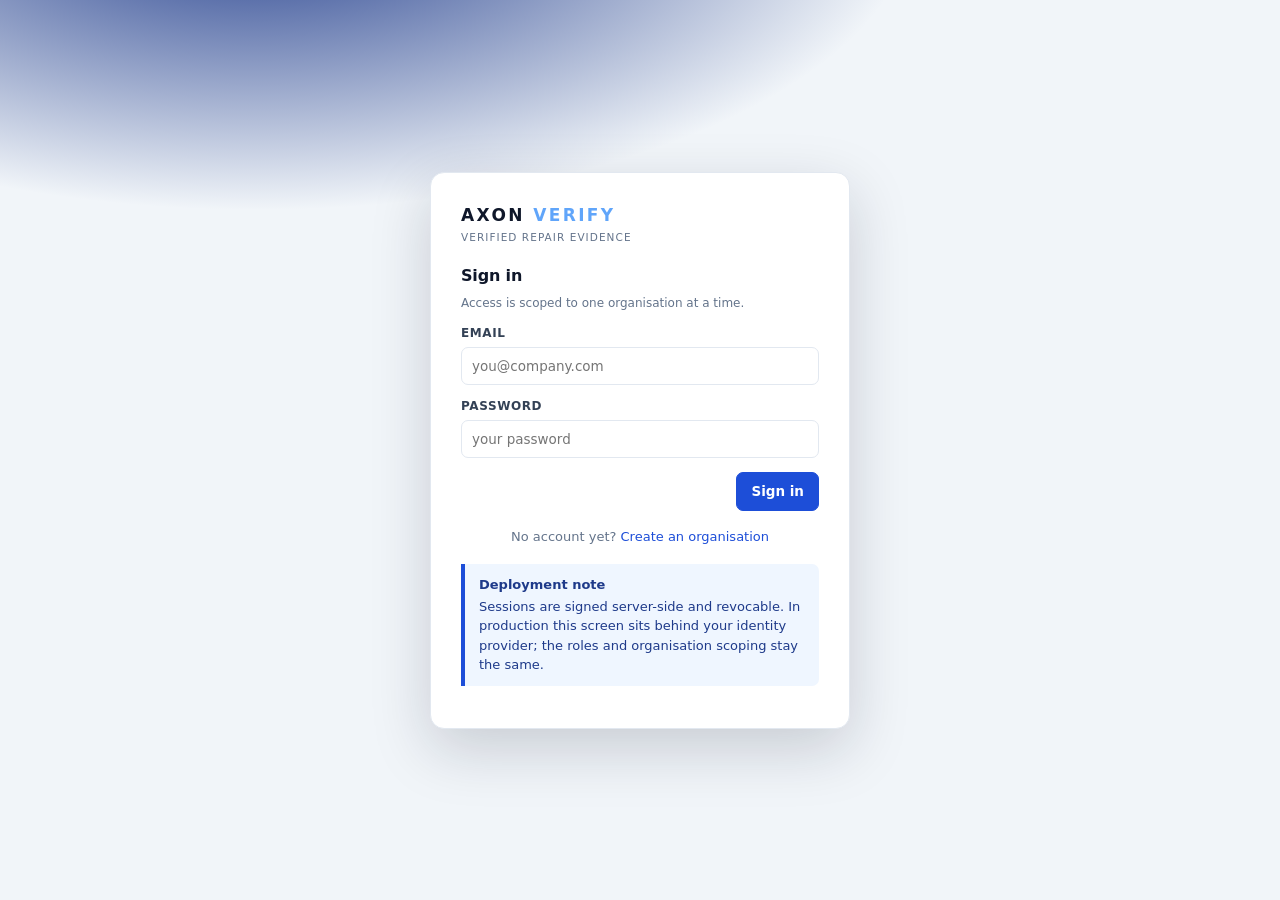
<file: webapp/index.html>
<!doctype html>
<html lang="en">
<head>
  <meta charset="utf-8"/>
  <meta name="viewport" content="width=device-width, initial-scale=1"/>
  <title>AXON Verify — repair verification platform</title>
  <link rel="stylesheet" href="styles.css"/>
  <link rel="icon" href="data:image/svg+xml,<svg xmlns='http://www.w3.org/2000/svg' viewBox='0 0 100 100'><rect width='100' height='100' rx='20' fill='%231d4ed8'/><text y='72' x='50' text-anchor='middle' font-size='62' fill='white' font-family='sans-serif' font-weight='bold'>A</text></svg>"/>
</head>
<body>
  <div id="root"></div>
  <div id="overlay"></div>
  <script src="app.js"></script>
</body>
</html>
</file>
<file: webapp/styles.css>
/* AXON Verify — product webapp
   A no-build single-page application served by the FastAPI backend at /app.
   Migrating to a compiled React/Next.js client is a packaging change, not a
   redesign: every view below is backed by a documented /v1 endpoint. */

:root {
  --ink: #0f172a;
  --ink-soft: #334155;
  --muted: #64748b;
  --faint: #94a3b8;
  --line: #e2e8f0;
  --bg: #f1f5f9;
  --panel: #ffffff;
  --brand: #1d4ed8;
  --brand-soft: #eff6ff;
  --verified: #15803d;
  --verified-bg: #ecfdf5;
  --failed: #b91c1c;
  --failed-bg: #fef2f2;
  --uncertain: #b45309;
  --uncertain-bg: #fffbeb;
  --neutral: #475569;
  --neutral-bg: #f1f5f9;
  --radius: 10px;
  --shadow: 0 1px 2px rgba(15, 23, 42, .06), 0 8px 24px rgba(15, 23, 42, .05);
  --mono: ui-monospace, SFMono-Regular, "SF Mono", Menlo, Consolas, monospace;
}

* { box-sizing: border-box; }
html, body { height: 100%; }
body {
  margin: 0; background: var(--bg); color: var(--ink);
  font: 15px/1.5 "Segoe UI", system-ui, -apple-system, Helvetica, Arial, sans-serif;
  -webkit-font-smoothing: antialiased;
}
a { color: var(--brand); text-decoration: none; }
a:hover { text-decoration: underline; }
h1, h2, h3 { margin: 0; font-weight: 650; letter-spacing: -.01em; }
h1 { font-size: 21px; }
h2 { font-size: 16px; }
h3 { font-size: 14px; }
code, .mono { font-family: var(--mono); font-size: 12.5px; }

/* ---------------------------------------------------------------- layout */
.shell { display: grid; grid-template-columns: 236px 1fr; min-height: 100vh; }
.sidebar {
  background: var(--ink); color: #cbd5e1; padding: 20px 14px; display: flex;
  flex-direction: column; gap: 4px; position: sticky; top: 0; height: 100vh;
}
.logo { color: #fff; font-size: 17px; font-weight: 750; letter-spacing: .14em; padding: 4px 10px 2px; }
.logo span { color: #60a5fa; }
.tagline { font-size: 10.5px; text-transform: uppercase; letter-spacing: .1em; color: #64748b; padding: 0 10px 16px; }
.nav-group { font-size: 10px; text-transform: uppercase; letter-spacing: .11em; color: #475569; padding: 14px 10px 5px; }
.nav-item {
  display: flex; align-items: center; gap: 9px; padding: 8px 10px; border-radius: 7px;
  color: #cbd5e1; font-size: 13.5px; cursor: pointer; border: 0; background: none;
  width: 100%; text-align: left; font-family: inherit;
}
.nav-item:hover { background: #1e293b; color: #fff; text-decoration: none; }
.nav-item.active { background: var(--brand); color: #fff; font-weight: 600; }
.nav-item .count { margin-left: auto; font-size: 11px; background: #1e293b; color: #94a3b8;
  border-radius: 20px; padding: 1px 7px; }
.nav-item.active .count { background: rgba(255,255,255,.22); color: #fff; }
.sidebar-footer { margin-top: auto; border-top: 1px solid #1e293b; padding-top: 12px; }
.whoami { font-size: 12px; color: #94a3b8; padding: 4px 10px 8px; }
.whoami b { color: #e2e8f0; display: block; font-size: 13px; }

.main { padding: 26px 32px 60px; max-width: 1280px; }
.page-head { display: flex; align-items: flex-start; justify-content: space-between;
  gap: 20px; margin-bottom: 20px; }
.page-head p { margin: 4px 0 0; color: var(--muted); font-size: 13.5px; max-width: 74ch; }

/* ------------------------------------------------------------------ cards */
.card {
  background: var(--panel); border: 1px solid var(--line); border-radius: var(--radius);
  box-shadow: var(--shadow); padding: 18px 20px; margin-bottom: 16px;
}
.card > h2 { margin-bottom: 12px; display: flex; align-items: center; gap: 8px; }
.card .hint { color: var(--muted); font-size: 12.5px; margin: -6px 0 12px; }
.grid { display: grid; gap: 14px; }
.cols-2 { grid-template-columns: repeat(2, minmax(0, 1fr)); }
.cols-3 { grid-template-columns: repeat(3, minmax(0, 1fr)); }
.cols-4 { grid-template-columns: repeat(4, minmax(0, 1fr)); }
@media (max-width: 1100px) { .cols-3, .cols-4 { grid-template-columns: repeat(2, minmax(0,1fr)); } }
@media (max-width: 820px) { .shell { grid-template-columns: 1fr; } .sidebar { position: static; height: auto; } }

.stat { background: var(--panel); border: 1px solid var(--line); border-radius: var(--radius);
  padding: 14px 16px; box-shadow: var(--shadow); }
.stat .label { font-size: 11px; text-transform: uppercase; letter-spacing: .08em; color: var(--muted); }
.stat .value { font-size: 26px; font-weight: 680; margin-top: 2px; }
.stat .sub { font-size: 12px; color: var(--faint); }

/* --------------------------------------------------------------- controls */
button, .btn {
  font: inherit; font-size: 13.5px; border-radius: 7px; padding: 8px 14px; cursor: pointer;
  border: 1px solid var(--line); background: #fff; color: var(--ink); font-weight: 550;
  display: inline-flex; align-items: center; gap: 7px;
}
button:hover, .btn:hover { background: #f8fafc; text-decoration: none; }
button.primary { background: var(--brand); border-color: var(--brand); color: #fff; }
button.primary:hover { background: #1e40af; }
button.success { background: var(--verified); border-color: var(--verified); color: #fff; }
button.danger { background: #fff; border-color: #fca5a5; color: var(--failed); }
button.ghost { border-color: transparent; background: transparent; color: var(--brand); }
button:disabled { opacity: .5; cursor: not-allowed; }
button.sm { padding: 5px 10px; font-size: 12.5px; }

input, select, textarea {
  font: inherit; font-size: 13.5px; padding: 8px 10px; border: 1px solid var(--line);
  border-radius: 7px; background: #fff; color: var(--ink); width: 100%;
}
input:focus, select:focus, textarea:focus { outline: 2px solid #bfdbfe; border-color: var(--brand); }
label { display: block; font-size: 12px; font-weight: 600; color: var(--ink-soft);
  text-transform: uppercase; letter-spacing: .05em; margin: 12px 0 5px; }
.field-row { display: flex; gap: 12px; }
.field-row > * { flex: 1; }

/* ---------------------------------------------------------------- tables */
table { width: 100%; border-collapse: collapse; font-size: 13.5px; }
th { text-align: left; font-size: 10.5px; text-transform: uppercase; letter-spacing: .07em;
  color: var(--muted); font-weight: 650; padding: 0 10px 8px; border-bottom: 1px solid var(--line); }
td { padding: 10px; border-bottom: 1px solid #f1f5f9; vertical-align: top; }
tbody tr:hover { background: #f8fafc; }
tbody tr.clickable { cursor: pointer; }
td.num, th.num { text-align: right; font-family: var(--mono); font-size: 12.5px; }
.empty { text-align: center; color: var(--muted); padding: 34px 10px; font-size: 13.5px; }

/* ---------------------------------------------------------------- badges */
.badge {
  display: inline-flex; align-items: center; gap: 5px; font-size: 11.5px; font-weight: 650;
  padding: 3px 9px; border-radius: 20px; border: 1px solid transparent; white-space: nowrap;
}
.badge.ok { background: var(--verified-bg); color: var(--verified); border-color: #bbf7d0; }
.badge.bad { background: var(--failed-bg); color: var(--failed); border-color: #fecaca; }
.badge.warn { background: var(--uncertain-bg); color: var(--uncertain); border-color: #fde68a; }
.badge.neutral { background: var(--neutral-bg); color: var(--neutral); border-color: var(--line); }
.badge.info { background: var(--brand-soft); color: var(--brand); border-color: #bfdbfe; }
.badge.dot::before { content: ""; width: 6px; height: 6px; border-radius: 50%; background: currentColor; }

/* --------------------------------------------------------------- verdicts */
.verdict {
  display: flex; align-items: center; gap: 14px; padding: 14px 18px; border-radius: var(--radius);
  border: 1px solid var(--line); background: #fff; margin-bottom: 12px;
}
.verdict .marker { width: 6px; align-self: stretch; border-radius: 4px; background: var(--neutral); }
.verdict .title { font-size: 16px; font-weight: 680; }
.verdict .detail { font-size: 13px; color: var(--muted); }
.verdict.VERIFIED { background: var(--verified-bg); border-color: #bbf7d0; }
.verdict.VERIFIED .marker { background: var(--verified); }
.verdict.NOT_VERIFIED { background: var(--failed-bg); border-color: #fecaca; }
.verdict.NOT_VERIFIED .marker { background: var(--failed); }
.verdict.INCONCLUSIVE, .verdict.CANNOT_VERIFY, .verdict.NOT_APPLICABLE {
  background: var(--uncertain-bg); border-color: #fde68a; }
.verdict.INCONCLUSIVE .marker, .verdict.CANNOT_VERIFY .marker { background: var(--uncertain); }

/* --------------------------------------------------------------- workflow */
.steps { display: flex; gap: 8px; margin-bottom: 18px; flex-wrap: wrap; }
.step {
  flex: 1; min-width: 150px; border: 1px solid var(--line); border-radius: 8px; padding: 10px 12px;
  background: #fff; font-size: 12.5px; color: var(--muted);
}
.step b { display: block; color: var(--ink); font-size: 13px; margin-bottom: 2px; }
.step.done { border-color: #bbf7d0; background: var(--verified-bg); }
.step.active { border-color: var(--brand); box-shadow: 0 0 0 2px #dbeafe; }

.phase { border: 1px solid var(--line); border-radius: var(--radius); background: #fff; padding: 16px; }
.phase .head { display: flex; justify-content: space-between; align-items: center; margin-bottom: 10px; }
.phase .head h3 { font-size: 14px; }
.kv { display: grid; grid-template-columns: 150px 1fr; gap: 4px 12px; font-size: 13px; }
.kv dt { color: var(--muted); }
.kv dd { margin: 0; font-family: var(--mono); font-size: 12.5px; word-break: break-word; }

.meter { height: 7px; border-radius: 5px; background: #e2e8f0; overflow: hidden; margin-top: 5px; }
.meter > i { display: block; height: 100%; background: var(--brand); }
.meter.damage > i { background: #dc2626; }
.meter.healthy > i { background: #16a34a; }

/* ------------------------------------------------------------------ misc */
.notice { border-left: 4px solid var(--uncertain); background: var(--uncertain-bg);
  padding: 11px 14px; border-radius: 0 7px 7px 0; font-size: 13px; color: #78350f; margin: 12px 0; }
.notice.info { border-color: var(--brand); background: var(--brand-soft); color: #1e3a8a; }
.notice.ok { border-color: var(--verified); background: var(--verified-bg); color: #14532d; }
.notice.bad { border-color: var(--failed); background: var(--failed-bg); color: #7f1d1d; }
.notice b { display: block; margin-bottom: 2px; }

.tabs { display: flex; gap: 4px; border-bottom: 1px solid var(--line); margin-bottom: 14px; }
.tab { border: 0; background: none; padding: 8px 14px; font-size: 13.5px; color: var(--muted);
  border-bottom: 2px solid transparent; border-radius: 0; }
.tab.active { color: var(--brand); border-bottom-color: var(--brand); font-weight: 650; }

pre.code { background: var(--ink); color: #e2e8f0; padding: 12px 14px; border-radius: 8px;
  font-family: var(--mono); font-size: 12px; overflow-x: auto; margin: 10px 0; }
pre.code .k { color: #93c5fd; }

.row-actions { display: flex; gap: 8px; justify-content: flex-end; margin-top: 14px; }
.inline-note { font-size: 12px; color: var(--muted); }

/* ------------------------------------------------------------------ auth */
.auth-wrap { min-height: 100vh; display: grid; place-items: center; padding: 24px;
  background: radial-gradient(1100px 500px at 20% -10%, #1e3a8a 0%, transparent 60%), var(--bg); }
.auth-card { width: 420px; max-width: 100%; background: #fff; border-radius: 14px;
  border: 1px solid var(--line); box-shadow: 0 20px 60px rgba(15,23,42,.18); padding: 30px; }
.auth-card .logo { color: var(--ink); padding: 0 0 2px; }
.auth-card .tagline { padding: 0 0 18px; }
.auth-switch { text-align: center; font-size: 13px; color: var(--muted); margin-top: 16px; }

/* ------------------------------------------------------------------ modal */
.modal-backdrop { position: fixed; inset: 0; background: rgba(15,23,42,.55); display: grid;
  place-items: center; z-index: 40; padding: 20px; }
.modal { background: #fff; border-radius: 12px; width: 560px; max-width: 100%;
  max-height: 90vh; overflow: auto; padding: 22px 24px; box-shadow: 0 24px 70px rgba(0,0,0,.3); }
.modal h2 { margin-bottom: 4px; }
.modal .hint { color: var(--muted); font-size: 13px; margin-bottom: 6px; }

/* --------------------------------------------------------------- spinner */
.spinner { display: inline-block; width: 14px; height: 14px; border: 2px solid #cbd5e1;
  border-top-color: var(--brand); border-radius: 50%; animation: spin .7s linear infinite; }
@keyframes spin { to { transform: rotate(360deg); } }

.toast { position: fixed; bottom: 22px; right: 22px; background: var(--ink); color: #fff;
  padding: 12px 16px; border-radius: 9px; font-size: 13.5px; z-index: 60; box-shadow: 0 12px 30px rgba(0,0,0,.3);
  max-width: 380px; }
.toast.bad { background: #7f1d1d; }
.toast.ok { background: #14532d; }

@media print {
  .sidebar, .noprint { display: none !important; }
  .shell { grid-template-columns: 1fr; }
  .main { padding: 0; }
  .card { box-shadow: none; }
}
</file>
